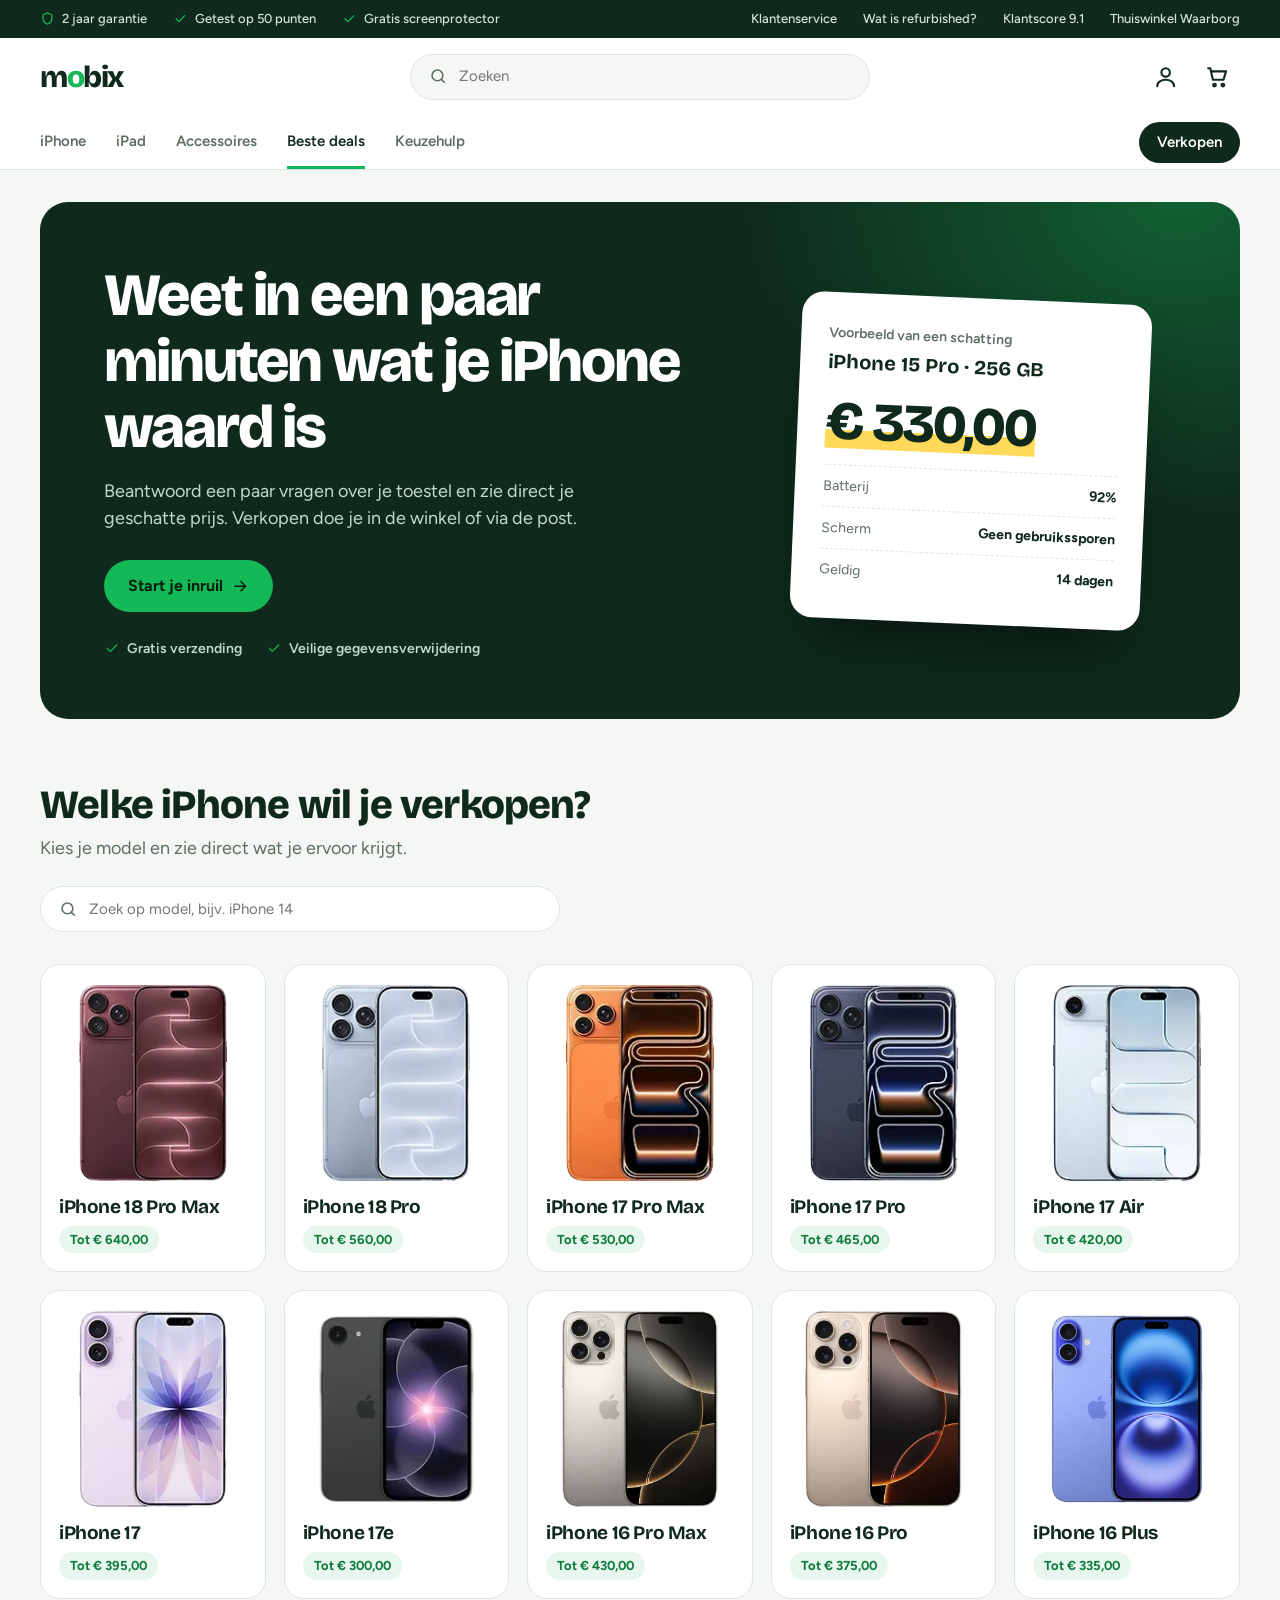
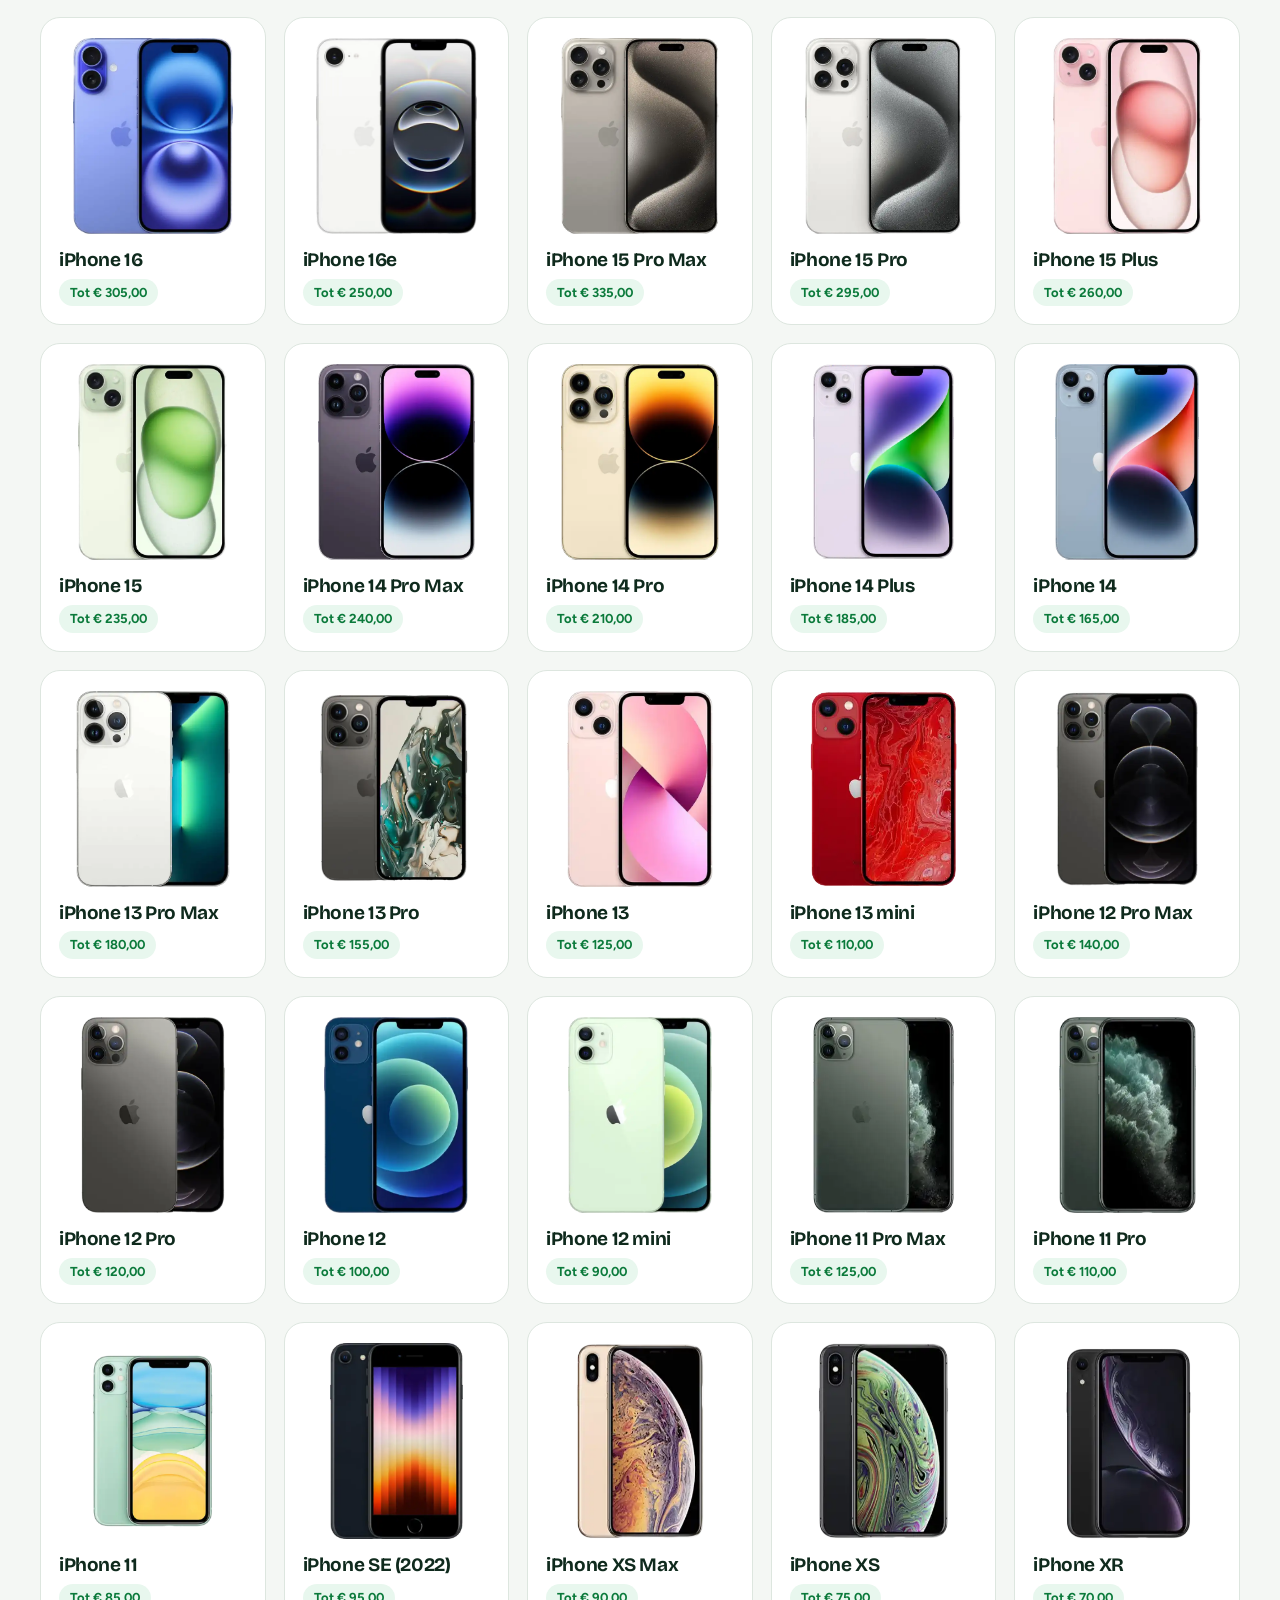
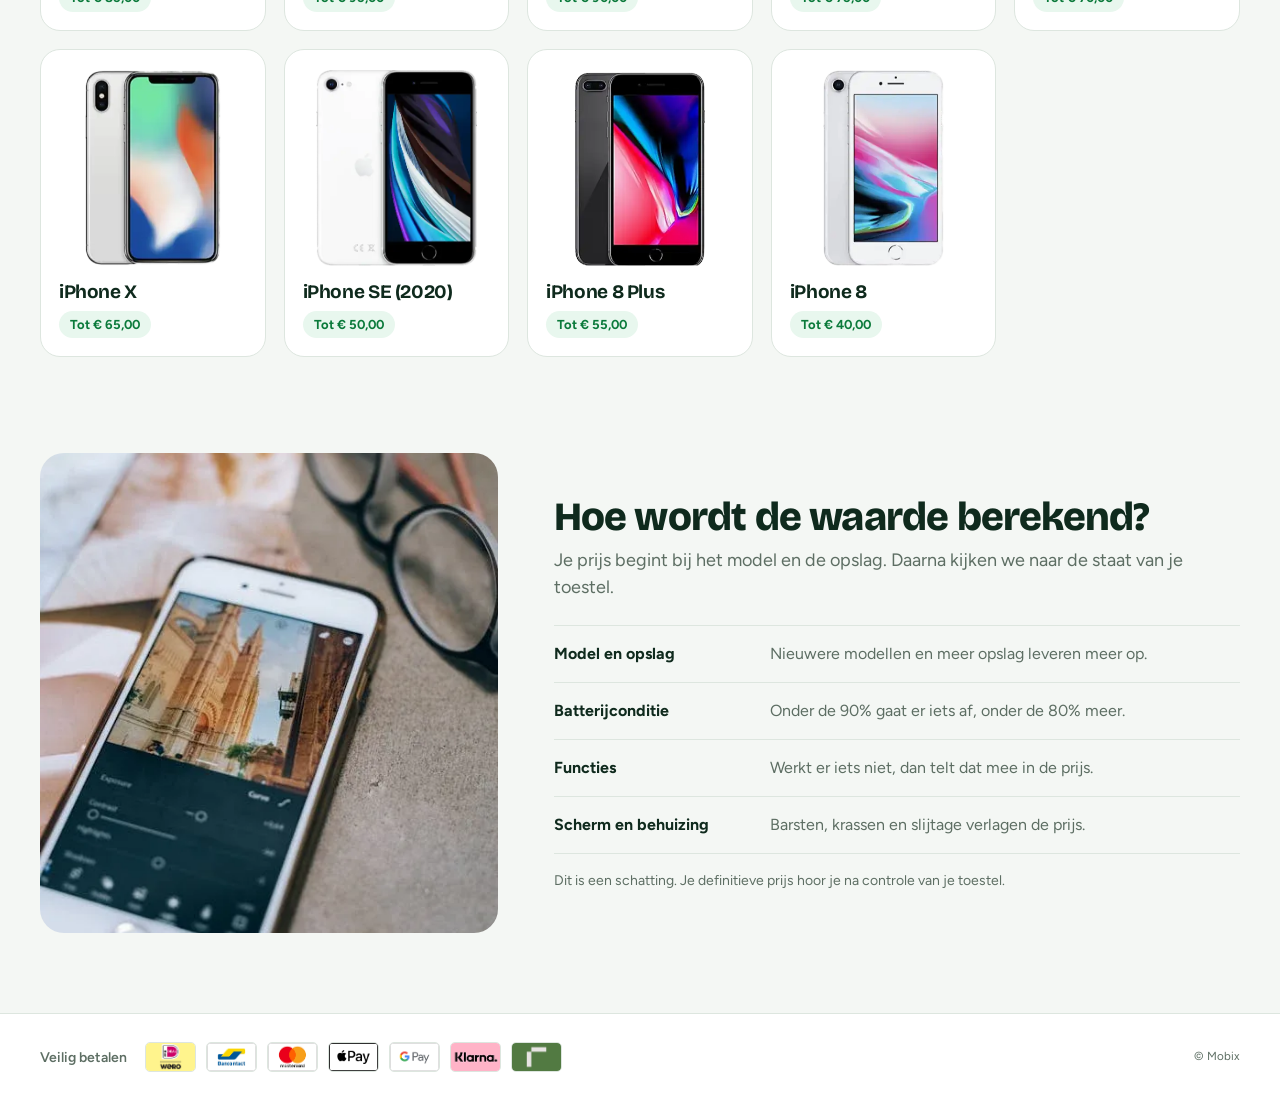
<file: index.html>
<!doctype html>
<html lang="nl">
<head>
  <meta charset="utf-8">
  <link rel="icon" href="data:image/svg+xml,%3Csvg xmlns='http://www.w3.org/2000/svg' viewBox='0 0 32 32'%3E%3Crect width='32' height='32' rx='8' fill='%230f2a1d'/%3E%3Ccircle cx='16' cy='16' r='7' fill='%2314b856'/%3E%3C/svg%3E">
  <meta name="viewport" content="width=device-width,initial-scale=1">
  <meta name="theme-color" content="#0f2a1d">
  <title>Mobix — Verkoop je iPhone</title>
  <link rel="preconnect" href="https://fonts.googleapis.com"><link rel="preconnect" href="https://fonts.gstatic.com" crossorigin><link href="https://fonts.googleapis.com/css2?family=Bricolage+Grotesque:opsz,wght@12..96,700;12..96,800&family=Figtree:wght@400;500;600;700&display=swap" rel="stylesheet">
  <link rel="stylesheet" href="style.css">
</head>
<body>
  <svg width="0" height="0" style="position:absolute" aria-hidden="true"><defs>
    <symbol id="i-search" viewBox="0 0 24 24"><circle cx="11" cy="11" r="7"/><path d="m20 20-3.5-3.5"/></symbol>
    <symbol id="i-user" viewBox="0 0 24 24"><circle cx="12" cy="8" r="4"/><path d="M4 21c0-4 4-6 8-6s8 2 8 6"/></symbol>
    <symbol id="i-cart" viewBox="0 0 24 24"><path d="M3 4h2l2.5 11h10L20 7H6"/><circle cx="9" cy="20" r="1.3"/><circle cx="17" cy="20" r="1.3"/></symbol>
    <symbol id="i-check" viewBox="0 0 24 24"><path d="m5 12.5 4.5 4.5L19 7.5"/></symbol>
    <symbol id="i-shield" viewBox="0 0 24 24"><path d="M12 3 5 6v6c0 4.5 3 7.5 7 9 4-1.5 7-4.5 7-9V6z"/></symbol>
    <symbol id="i-arrow" viewBox="0 0 24 24"><path d="M5 12h14m-6-6 6 6-6 6"/></symbol>
  </defs></svg>

  <div id="homePage">
    <div class="utility-bar">
      <div class="utility-left">
        <span><svg class="ico"><use href="#i-shield"/></svg>2 jaar garantie</span><span><svg class="ico"><use href="#i-check"/></svg>Getest op 50 punten</span><span><svg class="ico"><use href="#i-check"/></svg>Gratis screenprotector</span>
      </div>
      <div class="utility-right"><span>Klantenservice</span><span>Wat is refurbished?</span><span>Klantscore 9.1</span><span>Thuiswinkel Waarborg</span></div>
    </div>

    <header class="site-header">
      <a class="logo" href="#">m<span>o</span>bix</a>
      <label class="search"><svg class="ico"><use href="#i-search"/></svg><input placeholder="Zoeken" aria-label="Zoeken"></label>
      <div class="header-icons"><a href="login.html" aria-label="Account"><svg class="ico"><use href="#i-user"/></svg></a><a href="#" aria-label="Winkelwagen"><svg class="ico"><use href="#i-cart"/></svg></a></div>
    </header>

    <nav class="nav-bar">
      <a href="#">iPhone</a><a href="#">iPad</a><a href="accessoires.html">Accessoires</a><a class="active" href="#deals">Beste deals</a><a href="#help">Keuzehulp</a><a class="sell-link" href="#" id="navSell">Verkopen</a>
    </nav>

    <main class="home-main">
      <section class="hero">
        <div>
          <h1>Weet in een paar minuten wat je iPhone waard is</h1>
          <p>Beantwoord een paar vragen over je toestel en zie direct je geschatte prijs. Verkopen doe je in de winkel of via de post.</p>
          <a class="btn" href="#deals">Start je inruil <svg class="ico"><use href="#i-arrow"/></svg></a>
          <div class="hero-points"><span><svg class="ico"><use href="#i-check"/></svg>Gratis verzending</span><span><svg class="ico"><use href="#i-check"/></svg>Veilige gegevensverwijdering</span></div>
        </div>
        <div class="quote" aria-hidden="true">
          <small>Voorbeeld van een schatting</small>
          <b>iPhone 15 Pro · 256 GB</b>
          <div class="quote-price" id="quotePrice">€ 330,00</div>
          <dl><div><dt>Batterij</dt><dd>92%</dd></div><div><dt>Scherm</dt><dd>Geen gebruikssporen</dd></div><div><dt>Geldig</dt><dd>14 dagen</dd></div></dl>
        </div>
      </section>

      <section class="model-section" id="deals">
        <h2>Welke iPhone wil je verkopen?</h2>
        <p class="section-sub">Kies je model en zie direct wat je ervoor krijgt.</p>
        <label class="model-search"><svg class="ico"><use href="#i-search"/></svg><input id="modelSearch" placeholder="Zoek op model, bijv. iPhone 14" aria-label="Zoek op model"></label>
        <div class="model-grid" id="modelGrid"></div>
      </section>
      <section class="worth" id="help">
        <img src="images/waarde-berekenen.webp" alt="Een iPhone met een foto-app op het scherm" loading="lazy">
        <div>
          <h2>Hoe wordt de waarde berekend?</h2>
          <p class="section-sub">Je prijs begint bij het model en de opslag. Daarna kijken we naar de staat van je toestel.</p>
          <ul class="factors">
            <li><b>Model en opslag</b><span>Nieuwere modellen en meer opslag leveren meer op.</span></li>
            <li><b>Batterijconditie</b><span>Onder de 90% gaat er iets af, onder de 80% meer.</span></li>
            <li><b>Functies</b><span>Werkt er iets niet, dan telt dat mee in de prijs.</span></li>
            <li><b>Scherm en behuizing</b><span>Barsten, krassen en slijtage verlagen de prijs.</span></li>
          </ul>
          <p class="fine">Dit is een schatting. Je definitieve prijs hoor je na controle van je toestel.</p>
        </div>
      </section>
    </main>
    <footer class="site-footer">
      <div class="pay"><span>Veilig betalen</span>
        <img src="images/betalen/ideal-wero.png" alt="iDEAL | Wero"><img src="images/betalen/bancontact.png" alt="Bancontact"><img src="images/betalen/mastercard.png" alt="Mastercard"><img src="images/betalen/apple-pay-1-1.png" alt="Apple Pay"><img src="images/betalen/google-pay.png" alt="Google Pay"><img src="images/betalen/klarna.png" alt="Klarna"><img src="images/betalen/riverty.png" alt="Riverty">
      </div>
      <small>© Mobix</small>
    </footer>
  </div>

  <div id="tradePage" class="trade-page" hidden>
    <header class="topbar"><a class="trade-logo" href="#" id="homeBack">m<span>o</span>bix</a><a href="login.html" class="login-link">Inloggen</a><div class="step-label" id="stepLabel">1/8</div></header>
    <div class="progress-wrap"><button class="back" id="backBtn" aria-label="Terug">←</button><div class="progress"><div id="progressBar"></div></div><span id="stepLabel2">1/8</span></div>
    <main class="layout"><aside class="sidebar"><section class="price-card"><span>Geschatte waarde</span><strong id="price">€ 100,00</strong></section><section class="summary-card" id="sideSummary"></section></aside><section class="panel" id="app"></section></main>
  </div>
  <script src="script.js"></script>
</body>
</html>
</file>
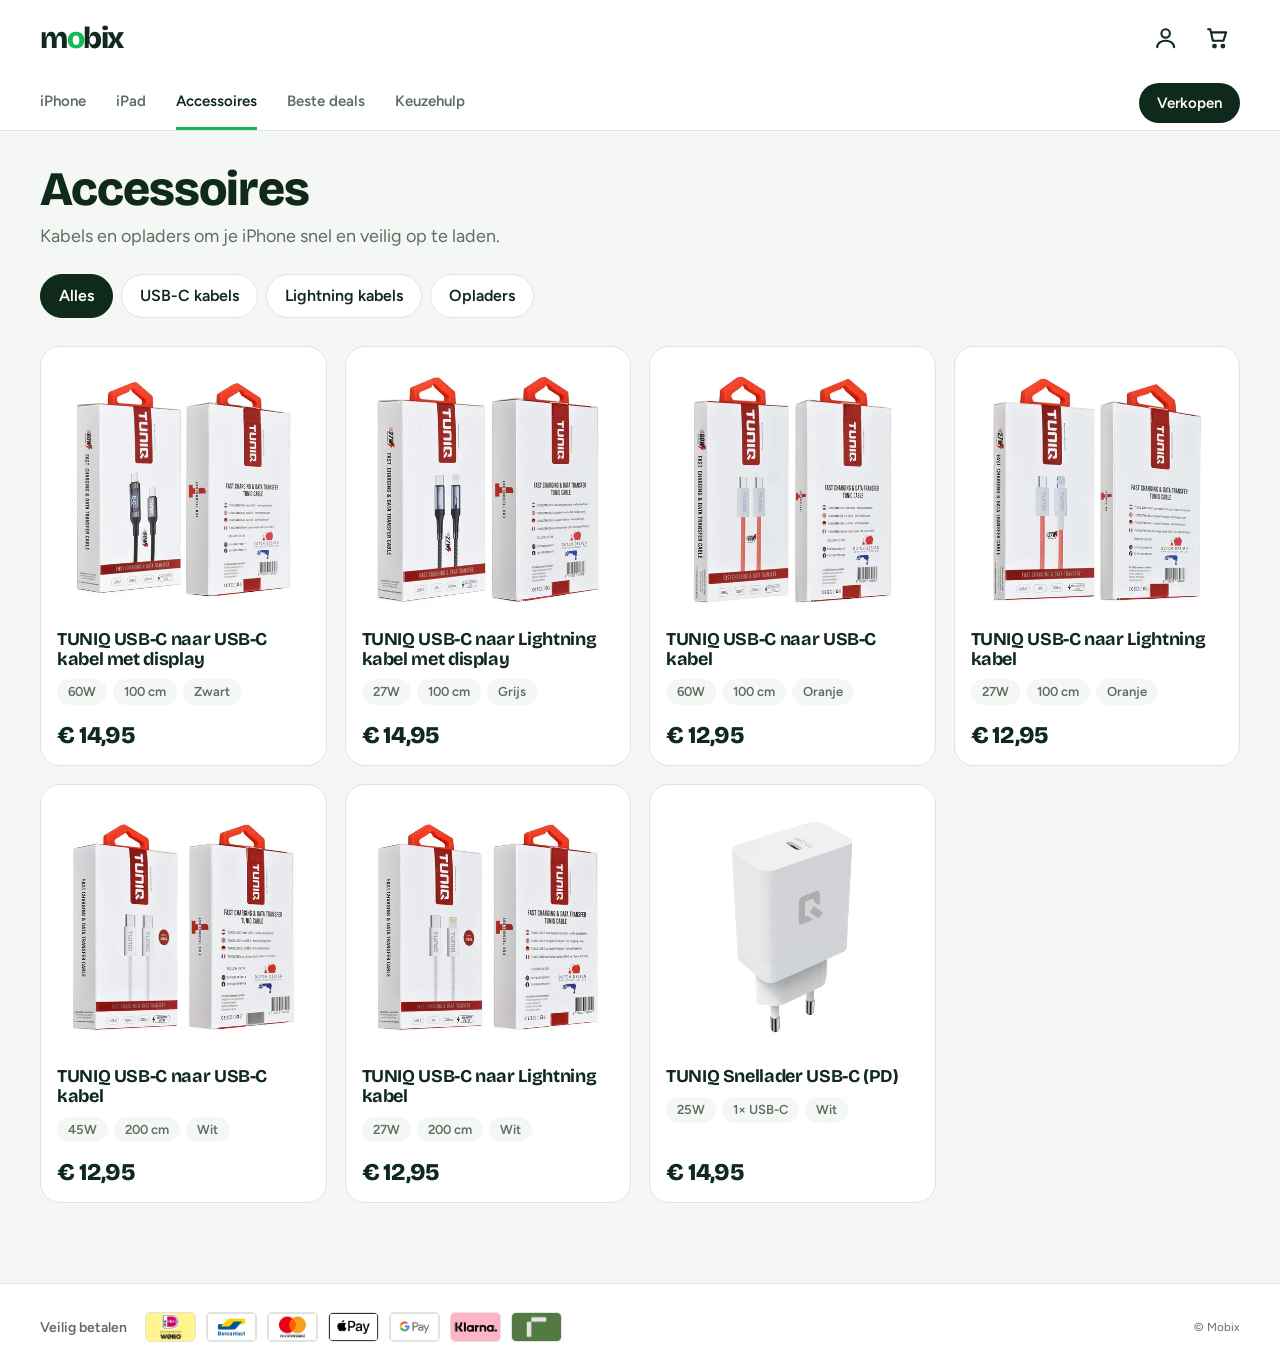
<file: accessoires.html>
<!doctype html>
<html lang="nl">
<head>
  <meta charset="utf-8">
  <link rel="icon" href="data:image/svg+xml,%3Csvg xmlns='http://www.w3.org/2000/svg' viewBox='0 0 32 32'%3E%3Crect width='32' height='32' rx='8' fill='%230f2a1d'/%3E%3Ccircle cx='16' cy='16' r='7' fill='%2314b856'/%3E%3C/svg%3E">
  <meta name="viewport" content="width=device-width,initial-scale=1">
  <meta name="theme-color" content="#0f2a1d">
  <title>Accessoires — Mobix</title>
  <link rel="preconnect" href="https://fonts.googleapis.com"><link rel="preconnect" href="https://fonts.gstatic.com" crossorigin><link href="https://fonts.googleapis.com/css2?family=Bricolage+Grotesque:opsz,wght@12..96,700;12..96,800&family=Figtree:wght@400;500;600;700&display=swap" rel="stylesheet">
  <link rel="stylesheet" href="style.css">
</head>
<body>
  <svg width="0" height="0" style="position:absolute" aria-hidden="true"><defs>
    <symbol id="i-user" viewBox="0 0 24 24"><circle cx="12" cy="8" r="4"/><path d="M4 21c0-4 4-6 8-6s8 2 8 6"/></symbol>
    <symbol id="i-cart" viewBox="0 0 24 24"><path d="M3 4h2l2.5 11h10L20 7H6"/><circle cx="9" cy="20" r="1.3"/><circle cx="17" cy="20" r="1.3"/></symbol>
    <symbol id="i-check" viewBox="0 0 24 24"><path d="m5 12.5 4.5 4.5L19 7.5"/></symbol>
  </defs></svg>

  <header class="site-header acc-header">
    <a class="logo" href="index.html">m<span>o</span>bix</a>
    <div class="header-icons"><a href="login.html" aria-label="Account"><svg class="ico"><use href="#i-user"/></svg></a><a href="#" aria-label="Winkelwagen"><svg class="ico"><use href="#i-cart"/></svg></a></div>
  </header>
  <nav class="nav-bar">
    <a href="index.html">iPhone</a><a href="#">iPad</a><a class="active" href="accessoires.html">Accessoires</a><a href="index.html#deals">Beste deals</a><a href="index.html#help">Keuzehulp</a><a class="sell-link" href="index.html#deals">Verkopen</a>
  </nav>

  <main class="home-main">
    <section class="acc-head">
      <h1>Accessoires</h1>
      <p class="section-sub">Kabels en opladers om je iPhone snel en veilig op te laden.</p>
      <div class="chips" role="group" aria-label="Filter op soort">
        <button class="chip" data-filter="all" aria-pressed="true">Alles</button>
        <button class="chip" data-filter="usbc" aria-pressed="false">USB-C kabels</button>
        <button class="chip" data-filter="lightning" aria-pressed="false">Lightning kabels</button>
        <button class="chip" data-filter="lader" aria-pressed="false">Opladers</button>
      </div>
    </section>
    <div class="acc-grid" id="accGrid"></div>
  </main>

  <footer class="site-footer">
    <div class="pay"><span>Veilig betalen</span>
      <img src="images/betalen/ideal-wero.png" alt="iDEAL | Wero"><img src="images/betalen/bancontact.png" alt="Bancontact"><img src="images/betalen/mastercard.png" alt="Mastercard"><img src="images/betalen/apple-pay-1-1.png" alt="Apple Pay"><img src="images/betalen/google-pay.png" alt="Google Pay"><img src="images/betalen/klarna.png" alt="Klarna"><img src="images/betalen/riverty.png" alt="Riverty">
    </div>
    <small>© Mobix</small>
  </footer>

<script>
/* PRIJZEN: voorlopige prijzen, pas ze hier aan (p = prijs in euro). */
const products=[
 {n:"USB-C naar USB-C kabel met display",specs:["60W","100 cm","Zwart"],t:"usbc",p:14.95,img:"tuniq-60w-usb-c-display"},
 {n:"USB-C naar Lightning kabel met display",specs:["27W","100 cm","Grijs"],t:"lightning",p:14.95,img:"tuniq-27w-lightning-display"},
 {n:"USB-C naar USB-C kabel",specs:["60W","100 cm","Oranje"],t:"usbc",p:12.95,img:"tuniq-60w-usb-c-oranje"},
 {n:"USB-C naar Lightning kabel",specs:["27W","100 cm","Oranje"],t:"lightning",p:12.95,img:"tuniq-27w-lightning-oranje"},
 {n:"USB-C naar USB-C kabel",specs:["45W","200 cm","Wit"],t:"usbc",p:12.95,img:"tuniq-usb-c-200cm-wit"},
 {n:"USB-C naar Lightning kabel",specs:["27W","200 cm","Wit"],t:"lightning",p:12.95,img:"tuniq-lightning-200cm-wit"},
 {n:"Snellader USB-C (PD)",specs:["25W","1× USB-C","Wit"],t:"lader",p:14.95,img:"tuniq-lader-25w"}
];
const euro=n=>"€ "+n.toFixed(2).replace(".",",");
const grid=document.getElementById("accGrid");
function render(f){
  grid.innerHTML=products.filter(x=>f==="all"||x.t===f).map(x=>`<article class="acc-card"><div class="acc-photo"><img src="images/accessoires/${x.img}.webp" alt="TUNIQ ${x.n}, ${x.specs.join(", ")}" loading="lazy"></div><h3>TUNIQ ${x.n}</h3><ul class="specs">${x.specs.map(s=>`<li>${s}</li>`).join("")}</ul><div class="acc-price">${euro(x.p)}</div></article>`).join("");
}
document.querySelectorAll(".chip").forEach(b=>b.onclick=()=>{document.querySelectorAll(".chip").forEach(c=>c.setAttribute("aria-pressed",c===b));render(b.dataset.filter)});
render("all");
</script>
</body>
</html>
</file>
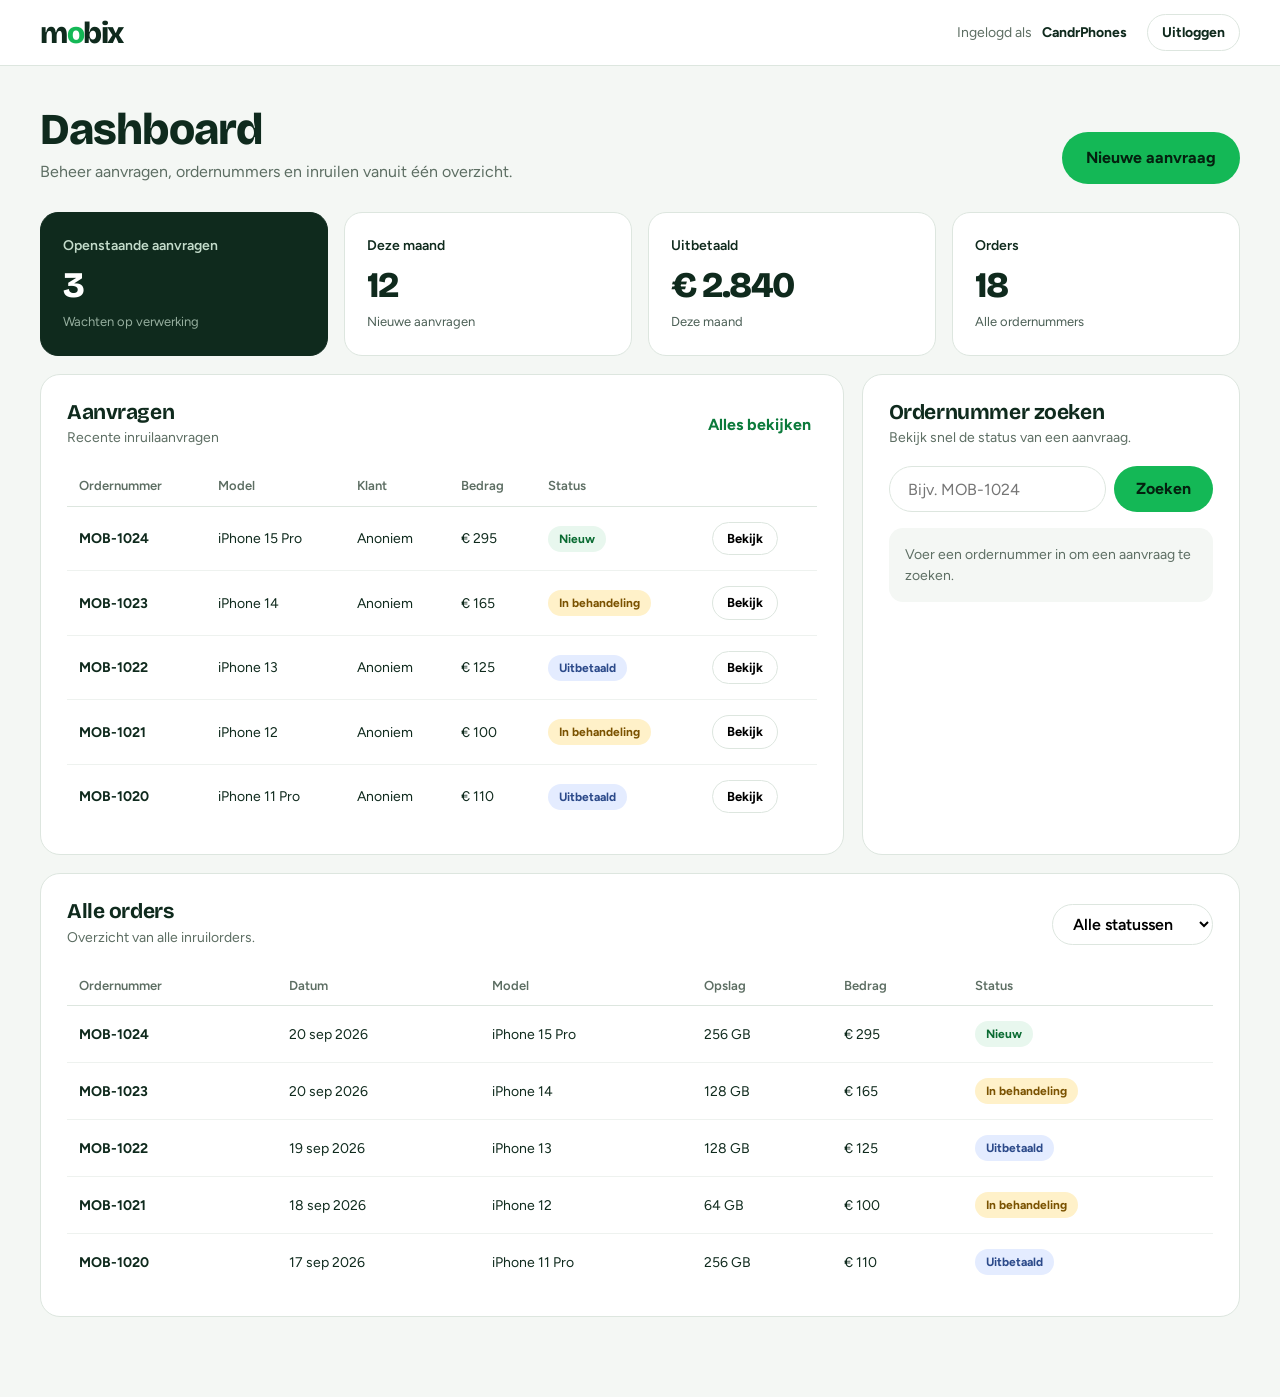
<file: dashboard.html>
<!doctype html>
<html lang="nl">
<head>
<meta charset="utf-8">
  <link rel="icon" href="data:image/svg+xml,%3Csvg xmlns='http://www.w3.org/2000/svg' viewBox='0 0 32 32'%3E%3Crect width='32' height='32' rx='8' fill='%230f2a1d'/%3E%3Ccircle cx='16' cy='16' r='7' fill='%2314b856'/%3E%3C/svg%3E"><meta name="viewport" content="width=device-width,initial-scale=1">
<title>Mobix Dashboard</title>
<link rel="preconnect" href="https://fonts.googleapis.com"><link rel="preconnect" href="https://fonts.gstatic.com" crossorigin><link href="https://fonts.googleapis.com/css2?family=Bricolage+Grotesque:opsz,wght@12..96,700;12..96,800&family=Figtree:wght@400;500;600;700&display=swap" rel="stylesheet">
<link rel="stylesheet" href="style.css">
</head>
<body class="dashboard-page">
<div class="dashboard-shell">
  <header class="dashboard-header">
    <a class="dashboard-logo" href="index.html">m<span>o</span>bix</a>
    <div class="dashboard-user"><span>Ingelogd als</span><strong>CandrPhones</strong><a href="index.html">Uitloggen</a></div>
  </header>

  <main class="dashboard-main">
    <div class="dashboard-title-row">
      <div><h1>Dashboard</h1><p>Beheer aanvragen, ordernummers en inruilen vanuit één overzicht.</p></div>
      <a class="dashboard-primary" href="index.html">Nieuwe aanvraag</a>
    </div>

    <section class="stats-grid">
      <div class="stat-card"><span>Openstaande aanvragen</span><strong id="openCount">3</strong><small>Wachten op verwerking</small></div>
      <div class="stat-card"><span>Deze maand</span><strong id="monthCount">12</strong><small>Nieuwe aanvragen</small></div>
      <div class="stat-card"><span>Uitbetaald</span><strong id="paidCount">€ 2.840</strong><small>Deze maand</small></div>
      <div class="stat-card"><span>Orders</span><strong id="orderCount">18</strong><small>Alle ordernummers</small></div>
    </section>

    <section class="dashboard-grid">
      <div class="dashboard-card applications-card">
        <div class="card-heading"><div><h2>Aanvragen</h2><p>Recente inruilaanvragen</p></div><button class="text-button" id="showAllBtn">Alles bekijken</button></div>
        <div class="table-wrap"><table><thead><tr><th>Ordernummer</th><th>Model</th><th>Klant</th><th>Bedrag</th><th>Status</th><th></th></tr></thead><tbody id="applicationTable"></tbody></table></div>
      </div>

      <div class="dashboard-card order-card">
        <div class="card-heading"><div><h2>Ordernummer zoeken</h2><p>Bekijk snel de status van een aanvraag.</p></div></div>
        <div class="order-search"><input id="orderSearch" placeholder="Bijv. MOB-1024" autocomplete="off"><button id="searchOrder">Zoeken</button></div>
        <div id="orderResult" class="order-result muted-result">Voer een ordernummer in om een aanvraag te zoeken.</div>
      </div>
    </section>

    <section class="dashboard-card all-orders" id="allOrdersSection">
      <div class="card-heading"><div><h2>Alle orders</h2><p>Overzicht van alle inruilorders.</p></div><select id="statusFilter"><option value="all">Alle statussen</option><option value="Nieuw">Nieuw</option><option value="In behandeling">In behandeling</option><option value="Uitbetaald">Uitbetaald</option></select></div>
      <div class="table-wrap"><table><thead><tr><th>Ordernummer</th><th>Datum</th><th>Model</th><th>Opslag</th><th>Bedrag</th><th>Status</th></tr></thead><tbody id="ordersTable"></tbody></table></div>
    </section>
  </main>
</div>
<script>
const applications = [
 {order:'MOB-1024',model:'iPhone 15 Pro',customer:'Anoniem',amount:295,date:'20 sep 2026',storage:'256 GB',status:'Nieuw'},
 {order:'MOB-1023',model:'iPhone 14',customer:'Anoniem',amount:165,date:'20 sep 2026',storage:'128 GB',status:'In behandeling'},
 {order:'MOB-1022',model:'iPhone 13',customer:'Anoniem',amount:125,date:'19 sep 2026',storage:'128 GB',status:'Uitbetaald'},
 {order:'MOB-1021',model:'iPhone 12',customer:'Anoniem',amount:100,date:'18 sep 2026',storage:'64 GB',status:'In behandeling'},
 {order:'MOB-1020',model:'iPhone 11 Pro',customer:'Anoniem',amount:110,date:'17 sep 2026',storage:'256 GB',status:'Uitbetaald'}
];
const saved = JSON.parse(localStorage.getItem('mobixApplications') || '[]');
const data = [...saved, ...applications.filter(a=>!saved.some(s=>s.order===a.order))];
function badge(status){return '<span class="status status-'+status.toLowerCase().replaceAll(' ','-')+'">'+status+'</span>'}
function renderRecent(){document.getElementById('applicationTable').innerHTML=data.slice(0,5).map(a=>`<tr><td><b>${a.order}</b></td><td>${a.model}</td><td>${a.customer}</td><td>€ ${a.amount}</td><td>${badge(a.status)}</td><td><button class="row-btn" onclick="findOrder('${a.order}')">Bekijk</button></td></tr>`).join('')}
function renderOrders(){const filter=document.getElementById('statusFilter').value;document.getElementById('ordersTable').innerHTML=data.filter(a=>filter==='all'||a.status===filter).map(a=>`<tr><td><b>${a.order}</b></td><td>${a.date}</td><td>${a.model}</td><td>${a.storage}</td><td>€ ${a.amount}</td><td>${badge(a.status)}</td></tr>`).join('')}
function findOrder(value){const q=value.trim().toUpperCase();const a=data.find(x=>x.order.toUpperCase()===q);const box=document.getElementById('orderResult');if(!a){box.className='order-result error-result';box.innerHTML='<strong>Niet gevonden</strong><br>Er is geen aanvraag met dit ordernummer gevonden.';return}box.className='order-result';box.innerHTML=`<div class="result-top"><strong>${a.order}</strong>${badge(a.status)}</div><div class="result-lines"><span>Model <b>${a.model}</b></span><span>Opslag <b>${a.storage}</b></span><span>Bedrag <b>€ ${a.amount}</b></span><span>Datum <b>${a.date}</b></span></div>`}
document.getElementById('searchOrder').onclick=()=>findOrder(document.getElementById('orderSearch').value);document.getElementById('orderSearch').addEventListener('keydown',e=>{if(e.key==='Enter')findOrder(e.target.value)});document.getElementById('statusFilter').onchange=renderOrders;document.getElementById('showAllBtn').onclick=()=>document.getElementById('allOrdersSection').scrollIntoView({behavior:'smooth'});renderRecent();renderOrders();
</script>
</body></html>
</file>
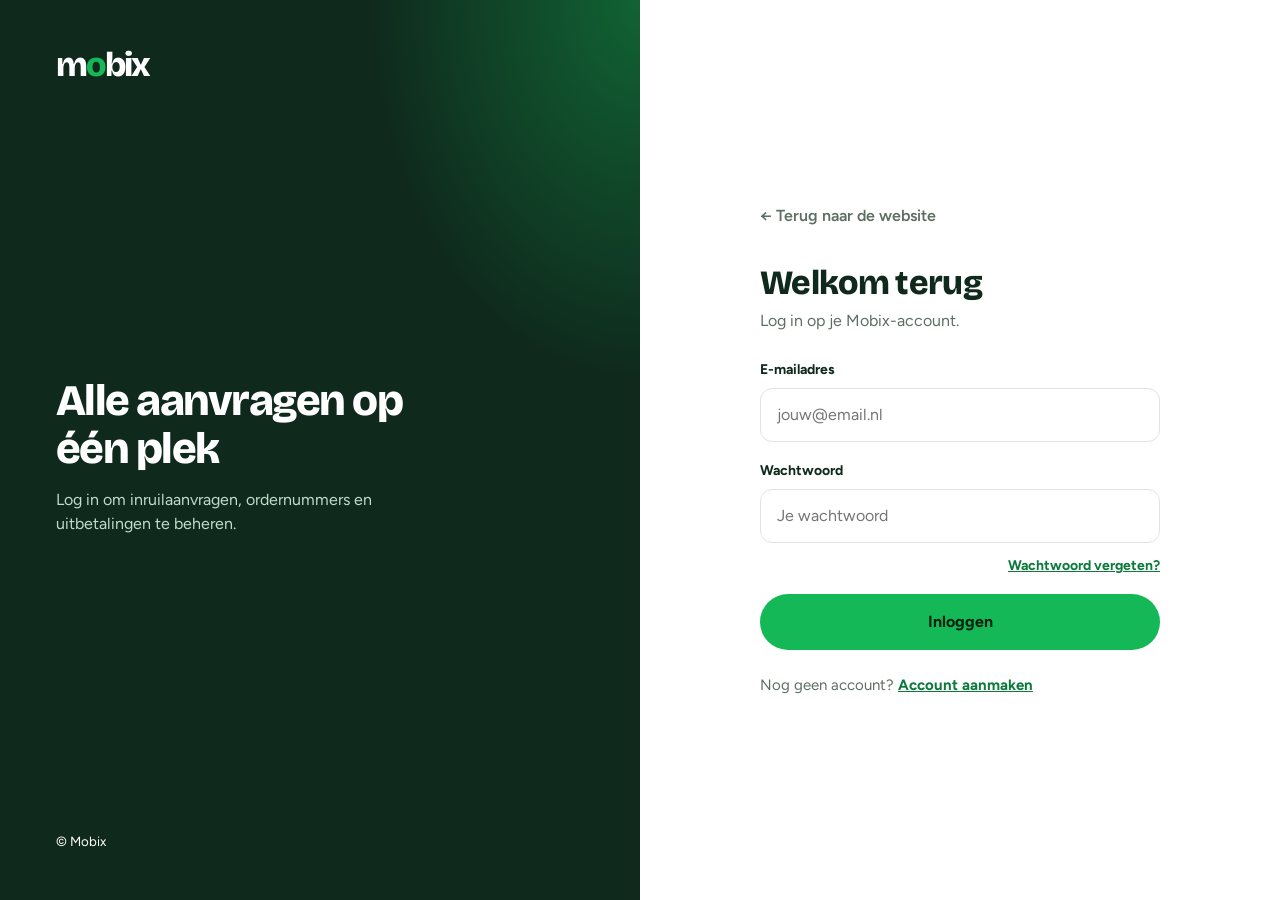
<file: login.html>
<!doctype html>
<html lang="nl">
<head>
  <meta charset="utf-8">
  <link rel="icon" href="data:image/svg+xml,%3Csvg xmlns='http://www.w3.org/2000/svg' viewBox='0 0 32 32'%3E%3Crect width='32' height='32' rx='8' fill='%230f2a1d'/%3E%3Ccircle cx='16' cy='16' r='7' fill='%2314b856'/%3E%3C/svg%3E">
  <meta name="viewport" content="width=device-width,initial-scale=1">
  <title>Inloggen — Mobix</title>
  <link rel="preconnect" href="https://fonts.googleapis.com"><link rel="preconnect" href="https://fonts.gstatic.com" crossorigin><link href="https://fonts.googleapis.com/css2?family=Bricolage+Grotesque:opsz,wght@12..96,700;12..96,800&family=Figtree:wght@400;500;600;700&display=swap" rel="stylesheet">
  <link rel="stylesheet" href="style.css">
</head>
<body class="login-page">
  <aside class="login-aside">
    <a class="login-logo" href="index.html">m<span>o</span>bix</a>
    <div><h2>Alle aanvragen op één plek</h2><p>Log in om inruilaanvragen, ordernummers en uitbetalingen te beheren.</p></div>
    <small>© Mobix</small>
  </aside>

  <main class="login-wrap">
    <div class="login-card">
      <a class="login-back" href="index.html">← Terug naar de website</a>
      <h1>Welkom terug</h1>
      <p class="login-sub">Log in op je Mobix-account.</p>

      <form id="loginForm">
        <label class="login-label" for="email">E-mailadres</label>
        <input class="login-input" id="email" type="email" placeholder="jouw@email.nl" autocomplete="username" required>

        <label class="login-label" for="password">Wachtwoord</label>
        <input class="login-input" id="password" type="password" placeholder="Je wachtwoord" autocomplete="current-password" required>

        <div class="forgot"><a href="#">Wachtwoord vergeten?</a></div>

        <button class="primary" type="submit">Inloggen</button>
        <div class="login-message" id="message" role="alert">Vul een geldig e-mailadres en wachtwoord in.</div>
      </form>

      <div class="register">Nog geen account? <a href="#">Account aanmaken</a></div>
    </div>
  </main>

<script>
document.getElementById("loginForm").addEventListener("submit", function(e){
  e.preventDefault();

  const email = document.getElementById("email").value.trim();
  const password = document.getElementById("password").value;
  const msg = document.getElementById("message");

  if (email === "CandrPhones@gmail.com" && password === "Mobix2026!!") {
    msg.style.display = "none";
    window.location.href = "dashboard.html";
  } else {
    msg.textContent = "Onjuiste e-mail of wachtwoord.";
    msg.style.display = "block";
  }
});
</script>
</body>
</html>
</file>
<file: style.css>
/* Mobix — design system
   Ink green + brand green, Bricolage Grotesque for headlines, Figtree for text */
:root{
  --ink:#0f2a1d;--green:#14b856;--green-d:#0b7a3b;--mint:#e8f7ee;--paper:#f4f7f4;--card:#fff;
  --line:#dde6df;--muted:#5d6e63;--sun:#ffd95a;--red:#b3261e;
  --display:"Bricolage Grotesque","Figtree",system-ui,sans-serif;
  --body:"Figtree",system-ui,-apple-system,"Segoe UI",sans-serif;
  --pad:max(20px,calc((100% - 1200px)/2));
}
*{box-sizing:border-box}
html{scroll-behavior:smooth}
body{margin:0;font:16px/1.5 var(--body);color:var(--ink);background:var(--paper);-webkit-font-smoothing:antialiased}
h1,h2,h3{font-family:var(--display);letter-spacing:-.02em;line-height:1.1;margin:0}
a{color:inherit}
button,input,select{font:inherit}
[hidden]{display:none!important}
:focus-visible{outline:3px solid var(--green);outline-offset:2px}
.ico{width:1.15em;height:1.15em;fill:none;stroke:currentColor;stroke-width:2;stroke-linecap:round;stroke-linejoin:round;flex:none}

/* Logo */
.logo,.trade-logo,.dashboard-logo,.login-logo{font:800 30px/1 var(--display);letter-spacing:-.05em;color:var(--ink);text-decoration:none}
.logo span,.trade-logo span,.dashboard-logo span,.login-logo span{color:var(--green)}

/* Buttons */
.btn,button.primary,.dashboard-primary,.order-search button{display:inline-flex;align-items:center;justify-content:center;gap:8px;background:var(--green);color:#04210f;font-weight:700;border:0;border-radius:999px;padding:14px 24px;text-decoration:none;cursor:pointer;transition:background .15s}
.btn:hover,button.primary:hover,.dashboard-primary:hover,.order-search button:hover{background:#3fd17a}

/* ---------- Home ---------- */
.utility-bar{background:var(--ink);color:#d5e6db;font-size:13px;font-weight:500;display:flex;justify-content:space-between;gap:20px;padding:9px var(--pad)}
.utility-left,.utility-right{display:flex;gap:26px;align-items:center;white-space:nowrap}
.utility-left span{display:inline-flex;align-items:center;gap:7px}
.utility-left .ico{color:var(--green)}
.site-header{background:#fff;display:grid;grid-template-columns:1fr minmax(260px,460px) 1fr;gap:24px;align-items:center;padding:16px var(--pad)}
.search,.model-search{display:flex;align-items:center;gap:10px;background:var(--paper);border:1px solid var(--line);border-radius:999px;padding:0 18px;height:46px;color:var(--muted)}
.search:focus-within,.model-search:focus-within{border-color:var(--green);background:#fff;box-shadow:0 0 0 4px rgba(20,184,86,.14)}
.search input,.model-search input{border:0;outline:0;background:none;width:100%;font-size:15px;color:var(--ink)}
.header-icons{display:flex;justify-content:flex-end;gap:8px}
.header-icons a{display:grid;place-items:center;width:44px;height:44px;border-radius:50%;font-size:22px}
.header-icons a:hover{background:var(--mint)}
.nav-bar{background:#fff;border-bottom:1px solid var(--line);display:flex;align-items:center;gap:30px;padding:0 var(--pad);font-weight:600;font-size:15px}
.nav-bar a{text-decoration:none;color:var(--muted);padding:14px 0;border-bottom:3px solid transparent}
.nav-bar a:hover{color:var(--ink)}
.nav-bar .active{color:var(--ink);border-bottom-color:var(--green)}
.nav-bar .sell-link{margin-left:auto;background:var(--ink);color:#fff;padding:9px 18px;border-radius:999px;border:0}
.nav-bar .sell-link:hover{background:var(--green-d);color:#fff}

.home-main{padding:32px var(--pad) 80px}
.hero{display:grid;grid-template-columns:1.2fr .8fr;gap:48px;align-items:center;border-radius:28px;padding:60px 64px;color:#fff;overflow:hidden;
  background:radial-gradient(60% 100% at 95% 0%,rgba(20,184,86,.38),transparent 60%),var(--ink)}
.hero h1{font-size:clamp(34px,5vw,60px);font-weight:800;color:#fff;letter-spacing:-.035em}
.hero p{color:#c3dbca;font-size:18px;max-width:44ch;margin:18px 0 28px}
.hero-points{display:flex;flex-wrap:wrap;gap:10px 24px;margin-top:26px;color:#c3dbca;font-size:14px;font-weight:600}
.hero-points span{display:inline-flex;align-items:center;gap:7px}
.hero-points .ico{color:var(--green)}
.quote{background:#fff;color:var(--ink);border-radius:22px;padding:28px;width:100%;max-width:350px;justify-self:center;transform:rotate(2.5deg);box-shadow:0 36px 60px -24px rgba(0,0,0,.55)}
.quote small{color:var(--muted);font-weight:600;font-size:14px}
.quote b{display:block;font-family:var(--display);font-size:20px;margin-top:2px}
.quote-price{font:800 54px/1 var(--display);letter-spacing:-.04em;margin:18px 0 16px;background:linear-gradient(transparent 66%,var(--sun) 0);display:inline-block}
.quote dl{margin:0}
.quote dl div{display:flex;justify-content:space-between;gap:12px;padding:10px 0;border-top:1px dashed var(--line);font-size:14px}
.quote dt{color:var(--muted)}.quote dd{margin:0;font-weight:700;text-align:right}

.model-section{padding-top:64px}
.model-section h2{font-size:clamp(28px,3.4vw,40px);font-weight:800}
.section-sub{color:var(--muted);font-size:18px;margin:8px 0 24px}
.model-search{max-width:520px;margin-bottom:32px;background:#fff}
.model-grid{display:grid;grid-template-columns:repeat(auto-fill,minmax(210px,1fr));gap:18px}
.model-card{display:flex;flex-direction:column;background:var(--card);border:1px solid var(--line);border-radius:20px;padding:18px;cursor:pointer;transition:border-color .15s,transform .15s,box-shadow .15s}
.model-card:hover{border-color:var(--green);transform:translateY(-3px);box-shadow:0 16px 30px -18px rgba(15,42,29,.35)}
.model-card h3{font-size:19px;font-weight:700;margin-top:14px}
.model-card p{margin:8px 0 0;align-self:flex-start;background:var(--mint);color:var(--green-d);font-weight:700;font-size:13px;padding:4px 11px;border-radius:999px}
.phone-photo{height:200px;display:flex;align-items:center;justify-content:center;position:relative}
.phone-photo img{max-width:100%;max-height:196px;object-fit:contain;mix-blend-mode:multiply}
.phone-art-fallback{display:none;width:96px;height:176px;border-radius:20px;border:4px solid var(--ink);background:linear-gradient(145deg,#e8ece9,#a9b3ad)}
.phone-photo.photo-fallback .phone-art-fallback{display:block}

.worth{display:grid;grid-template-columns:.8fr 1.2fr;gap:56px;align-items:center;margin-top:96px}
.worth img{width:100%;height:100%;max-height:480px;object-fit:cover;border-radius:24px}
.worth h2{font-size:clamp(28px,3.4vw,40px);font-weight:800}
.factors{list-style:none;margin:0;padding:0}
.factors li{display:grid;grid-template-columns:200px 1fr;gap:16px;padding:16px 0;border-top:1px solid var(--line)}
.factors li:last-child{border-bottom:1px solid var(--line)}
.factors span{color:var(--muted)}
.fine{color:var(--muted);font-size:14px;margin:16px 0 0}
.site-footer{background:#fff;border-top:1px solid var(--line);padding:28px var(--pad);display:flex;justify-content:space-between;align-items:center;gap:20px;flex-wrap:wrap;color:var(--muted);font-size:14px}
.pay{display:flex;align-items:center;gap:10px;flex-wrap:wrap;font-weight:600}
.pay span{margin-right:8px}
.pay img{height:30px;width:auto;border-radius:5px;border:1px solid var(--line)}

/* ---------- Inruilflow ---------- */
.trade-page{min-height:100vh;background:var(--paper)}
.trade-page .topbar{display:grid;grid-template-columns:1fr auto auto;gap:28px;align-items:center;background:#fff;border-bottom:1px solid var(--line);padding:16px var(--pad)}
.login-link{font-weight:700;text-decoration:none;font-size:14px}
.step-label{font-weight:700;color:var(--muted);font-size:14px}
.progress-wrap{display:flex;align-items:center;gap:14px;padding:22px var(--pad) 0}
.back{background:#fff;border:1px solid var(--line);width:40px;height:40px;border-radius:50%;font-size:20px;cursor:pointer;color:var(--ink)}
.back:hover{border-color:var(--green)}
.progress{flex:1;height:8px;background:#dfe7e1;border-radius:99px;overflow:hidden}
.progress div{height:100%;background:var(--green);border-radius:99px;transition:width .3s}
.progress-wrap #stepLabel2{font-weight:700;font-size:14px;color:var(--muted)}
.layout{display:grid;grid-template-columns:320px minmax(0,1fr);gap:32px;padding:28px var(--pad) 80px;align-items:start}
.price-card{display:flex;justify-content:space-between;align-items:center;gap:12px;background:var(--ink);color:#c3dbca;border-radius:20px;padding:22px 24px;font-weight:600}
.price-card strong{font:800 30px var(--display);letter-spacing:-.03em;color:#fff}
.summary-card,.panel{background:#fff;border:1px solid var(--line);border-radius:20px}
.summary-card{margin-top:14px;padding:8px 22px;font-size:14px}
.summary-row{display:flex;justify-content:space-between;gap:16px;padding:13px 0;border-bottom:1px solid #edf1ee}
.summary-row:last-child{border:0}
.summary-row span{color:var(--muted)}.summary-row b{text-align:right}
.panel{padding:44px;min-height:540px}
.panel h1{font-size:clamp(26px,3vw,34px);font-weight:800}
.subtitle{color:var(--muted);font-size:17px;margin:8px 0 26px}
.info{background:var(--mint);border-left:4px solid var(--green);border-radius:6px 12px 12px 6px;padding:14px 18px;margin:0 0 24px;line-height:1.5;font-size:15px}
.options{display:flex;flex-direction:column;gap:12px}
.option{position:relative;display:flex;align-items:center;gap:14px;border:1.5px solid var(--line);border-radius:14px;padding:17px 20px;cursor:pointer;transition:border-color .15s,background .15s}
.option:hover{border-color:#9ad7b3}
.option::before{content:"";flex:none;width:22px;height:22px;border-radius:50%;border:2px solid #b8c6bc;background:#fff;transition:.15s}
.option.selected{border-color:var(--green);background:var(--mint)}
.option.selected::before{border:7px solid var(--green)}
.option:has(:focus-visible){outline:3px solid var(--green);outline-offset:2px}
.option input{position:absolute;opacity:0;pointer-events:none}
.option-title{font-weight:600}
.option-desc{font-size:13px;color:var(--muted);margin-top:4px}
button.primary{width:100%;margin-top:26px;font-size:16px;padding:16px}
.field{display:flex;align-items:center;gap:10px;border:1.5px solid var(--line);border-radius:14px;padding:6px 20px;max-width:240px}
.field:focus-within{border-color:var(--green);box-shadow:0 0 0 4px rgba(20,184,86,.14)}
.field input{border:0;outline:0;width:100%;font:800 32px var(--display);padding:8px 0;color:var(--ink)}
.field span{font:700 22px var(--display);color:var(--muted)}
.done-list{display:flex;flex-direction:column;gap:10px;margin-bottom:18px}
.done{display:flex;justify-content:space-between;align-items:center;background:var(--paper);border-radius:12px;padding:13px 16px;font-weight:600;font-size:15px}
.done span:first-child:before{content:"✓";display:inline-grid;place-items:center;width:20px;height:20px;background:var(--green);color:#04210f;border-radius:50%;font-size:12px;margin-right:10px}
.done span:last-child{display:none}
.function-box{border:1.5px solid var(--line);border-radius:18px;padding:24px}
.function-num{font-size:13px;font-weight:700;color:var(--muted)}
.function-title{font:700 24px var(--display);margin-top:4px}
.checks{display:flex;gap:12px;margin-top:20px}
.checks button{flex:1;border:1.5px solid var(--line);background:#fff;color:var(--ink);padding:15px;border-radius:14px;font-weight:700;font-size:16px;cursor:pointer;transition:.15s}
.checks button:hover{border-color:var(--green);background:var(--mint)}
.function-info code{display:inline-block;background:#fff;border:1px solid #cfe4d6;border-radius:8px;padding:5px 12px;font-weight:700}
.result{text-align:center}
.result-phone{height:190px;display:flex;justify-content:center;align-items:center}
.result-phone .phone-photo{height:190px}
.result h1{margin-top:8px}
.result-model{color:var(--muted);margin:6px 0 4px}
.result .big{font:800 clamp(56px,9vw,84px)/1 var(--display);letter-spacing:-.05em;margin:12px 0 18px;display:inline-block;background:linear-gradient(transparent 68%,var(--sun) 0)}
.result .info{display:inline-block;text-align:left}
.sell-options{display:grid;grid-template-columns:1fr 1fr;gap:14px;margin-top:20px;text-align:left}
.sell-card{border:1.5px solid var(--line);border-radius:16px;padding:20px}
.sell-card h3{font-size:18px;margin-bottom:6px}.sell-card p{margin:0;color:var(--muted);font-size:14px}
.result-actions{display:flex;gap:12px;justify-content:center;flex-wrap:wrap;margin-top:12px}
.result-actions button{width:auto;margin-top:12px}
.secondary{background:#fff;border:1.5px solid var(--line);border-radius:999px;padding:14px 24px;font-weight:700;cursor:pointer}
.secondary:hover{border-color:var(--green)}

/* ---------- Login ---------- */
.login-page{min-height:100vh;display:grid;grid-template-columns:1fr 1fr;background:#fff}
.login-aside{background:radial-gradient(70% 70% at 100% 0%,rgba(20,184,86,.4),transparent 60%),var(--ink);color:#fff;padding:48px 56px;display:flex;flex-direction:column;justify-content:space-between}
.login-aside .login-logo{color:#fff;font-size:34px}
.login-aside h2{font-size:clamp(30px,3.4vw,46px);font-weight:800;max-width:14ch;letter-spacing:-.035em}
.login-aside p{color:#c3dbca;max-width:34ch;margin:14px 0 0}
.login-wrap{display:grid;place-items:center;padding:40px 24px}
.login-card{width:100%;max-width:400px}
.login-card h1{font-size:34px;font-weight:800}
.login-sub{color:var(--muted);margin:8px 0 26px}
.login-label{display:block;font-weight:700;font-size:14px;margin:18px 0 8px}
.login-input{width:100%;padding:14px 16px;border:1.5px solid var(--line);border-radius:12px;font-size:16px;outline:0;background:#fff}
.login-input:focus{border-color:var(--green);box-shadow:0 0 0 4px rgba(20,184,86,.14)}
.forgot{text-align:right;margin:12px 0 4px;font-size:14px}
.forgot a,.register a{color:var(--green-d);font-weight:700}
.login-card button.primary{margin-top:14px}
.login-message{display:none;background:#fdecea;color:var(--red);border-radius:12px;padding:12px 14px;margin-top:16px;font-size:14px;font-weight:600}
.register{margin-top:24px;color:var(--muted);font-size:15px}
.login-back{display:inline-block;margin-bottom:36px;color:var(--muted);font-weight:600;text-decoration:none}
.login-back:hover{color:var(--ink)}

/* ---------- Dashboard ---------- */
.dashboard-page{background:var(--paper)}
.dashboard-header{position:sticky;top:0;z-index:10;display:flex;align-items:center;justify-content:space-between;background:#fff;border-bottom:1px solid var(--line);padding:14px var(--pad)}
.dashboard-user{display:flex;align-items:center;gap:10px;font-size:14px}
.dashboard-user span{color:var(--muted)}
.dashboard-user a{margin-left:10px;font-weight:700;text-decoration:none;border:1.5px solid var(--line);border-radius:999px;padding:7px 14px}
.dashboard-user a:hover{border-color:var(--green)}
.dashboard-main{padding:40px var(--pad) 80px}
.dashboard-title-row{display:flex;justify-content:space-between;align-items:flex-end;gap:24px;margin-bottom:28px}
.dashboard-title-row h1{font-size:clamp(32px,4vw,44px);font-weight:800;margin-bottom:6px}
.dashboard-title-row p{margin:0;color:var(--muted)}
.stats-grid{display:grid;grid-template-columns:repeat(4,1fr);gap:16px;margin-bottom:18px}
.stat-card{background:#fff;border:1px solid var(--line);border-radius:18px;padding:22px}
.stat-card:first-child{background:var(--ink);border-color:var(--ink);color:#c3dbca}
.stat-card:first-child strong{color:#fff}
.stat-card span{font-size:14px;font-weight:600;display:block}
.stat-card strong{display:block;font:800 36px var(--display);letter-spacing:-.04em;margin:8px 0 2px;color:var(--ink)}
.stat-card small{font-size:13px;opacity:.75}
.dashboard-grid{display:grid;grid-template-columns:minmax(0,1.7fr) minmax(300px,.8fr);gap:18px;margin-bottom:18px}
.dashboard-card{background:#fff;border:1px solid var(--line);border-radius:20px;padding:26px;overflow:hidden}
.card-heading{display:flex;justify-content:space-between;align-items:center;gap:16px;margin-bottom:18px}
.card-heading h2{font-size:21px;font-weight:700}
.card-heading p{margin:3px 0 0;font-size:14px;color:var(--muted)}
.text-button{border:0;background:none;color:var(--green-d);font-weight:700;cursor:pointer}
.table-wrap{overflow-x:auto}
table{width:100%;border-collapse:collapse;font-size:14px}
th{text-align:left;color:var(--muted);font-size:13px;font-weight:600;padding:10px 12px;border-bottom:1px solid var(--line);white-space:nowrap}
td{padding:15px 12px;border-bottom:1px solid #eef2ef;white-space:nowrap}
tbody tr:hover{background:#f8faf8}
tbody tr:last-child td{border:0}
.row-btn{border:1.5px solid var(--line);background:#fff;border-radius:999px;padding:6px 14px;font-weight:700;cursor:pointer;font-size:13px}
.row-btn:hover{border-color:var(--green);background:var(--mint)}
.status{display:inline-block;padding:4px 11px;border-radius:999px;font-size:12px;font-weight:700}
.status-nieuw{background:var(--mint);color:#0a6b32}
.status-in-behandeling{background:#fff1c9;color:#7a5200}
.status-uitbetaald{background:#e4ecff;color:#2c4a8a}
.order-search{display:flex;gap:8px}
.order-search input{flex:1;min-width:0;height:46px;border:1.5px solid var(--line);border-radius:999px;padding:0 18px;outline:0}
.order-search input:focus{border-color:var(--green);box-shadow:0 0 0 4px rgba(20,184,86,.14)}
.order-search button{padding:0 22px}
.order-result{margin-top:16px;border-radius:14px;background:var(--mint);padding:16px;font-size:14px}
.muted-result{background:var(--paper);color:var(--muted)}
.error-result{background:#fdecea;color:var(--red)}
.result-top{display:flex;justify-content:space-between;align-items:center;margin-bottom:12px}
.result-lines{display:grid;gap:8px}
.result-lines span{display:flex;justify-content:space-between;color:var(--muted)}
.result-lines b{color:var(--ink)}
.all-orders select{border:1.5px solid var(--line);background:#fff;border-radius:999px;padding:9px 16px;font-weight:600}


/* ---------- Accessoires ---------- */
.acc-header{grid-template-columns:1fr auto}
.acc-head h1{font-size:clamp(32px,4vw,48px);font-weight:800}
.chips{display:flex;flex-wrap:wrap;gap:8px;margin:0 0 28px}
.chip{border:1.5px solid var(--line);background:#fff;border-radius:999px;padding:9px 18px;font-weight:600;cursor:pointer;color:var(--ink)}
.chip:hover{border-color:var(--green)}
.chip[aria-pressed="true"]{background:var(--ink);border-color:var(--ink);color:#fff}
.acc-grid{display:grid;grid-template-columns:repeat(auto-fill,minmax(250px,1fr));gap:18px}
.acc-card{background:#fff;border:1px solid var(--line);border-radius:20px;padding:16px;display:flex;flex-direction:column}
.acc-photo{aspect-ratio:1;border-radius:14px;overflow:hidden;background:#fff;display:grid;place-items:center}
.acc-photo img{width:100%;height:100%;object-fit:contain;mix-blend-mode:multiply}
.acc-card h3{font-size:18px;font-weight:700;margin:14px 0 10px}
.specs{list-style:none;margin:0 0 16px;padding:0;display:flex;flex-wrap:wrap;gap:6px}
.specs li{background:var(--paper);border-radius:999px;padding:3px 11px;font-size:13px;font-weight:600;color:var(--muted)}
.acc-price{margin-top:auto;font:800 24px var(--display);letter-spacing:-.03em}
@media(max-width:700px){.acc-grid{grid-template-columns:1fr 1fr;gap:12px}.acc-card{padding:12px}.acc-card h3{font-size:15px}}

/* ---------- Responsive ---------- */
@media(max-width:1000px){
  .hero{grid-template-columns:1fr;padding:44px 36px}.quote{justify-self:start;max-width:320px;transform:rotate(1.5deg)}
  .layout{grid-template-columns:1fr}.sidebar{order:2}
  .stats-grid{grid-template-columns:repeat(2,1fr)}.dashboard-grid{grid-template-columns:1fr}
  .worth{grid-template-columns:1fr;gap:28px;margin-top:64px}.worth img{max-height:320px}.login-page{grid-template-columns:1fr}.login-aside{display:none}
}
@media(max-width:700px){
  .factors li{grid-template-columns:1fr;gap:2px}
  .utility-right,.utility-left span:nth-child(n+2){display:none}
  .site-header{grid-template-columns:1fr auto;padding:12px 20px}.search{display:none}
  .nav-bar{gap:22px;overflow-x:auto;white-space:nowrap;font-size:14px}.nav-bar::-webkit-scrollbar{display:none}
  .nav-bar .sell-link{margin-left:0}
  .home-main{padding-top:20px}.hero{padding:32px 24px;border-radius:22px}.hero p{font-size:16px}
  .model-section{padding-top:44px}.model-grid{grid-template-columns:1fr 1fr;gap:12px}.model-card{padding:14px}.model-card h3{font-size:16px}.phone-photo{height:150px}.phone-photo img{max-height:146px}
  .panel{padding:24px 18px;min-height:0}.sell-options{grid-template-columns:1fr}
  .dashboard-title-row{flex-direction:column;align-items:flex-start}.dashboard-primary{width:100%}
  .dashboard-user span{display:none}.dashboard-card{padding:18px}.stat-card{padding:16px}.stat-card strong{font-size:28px}
  .order-search{flex-direction:column}.order-search button{height:46px}.all-orders .card-heading{flex-direction:column;align-items:flex-start}
}
@media(prefers-reduced-motion:reduce){*{transition:none!important;scroll-behavior:auto!important}}
</file>
